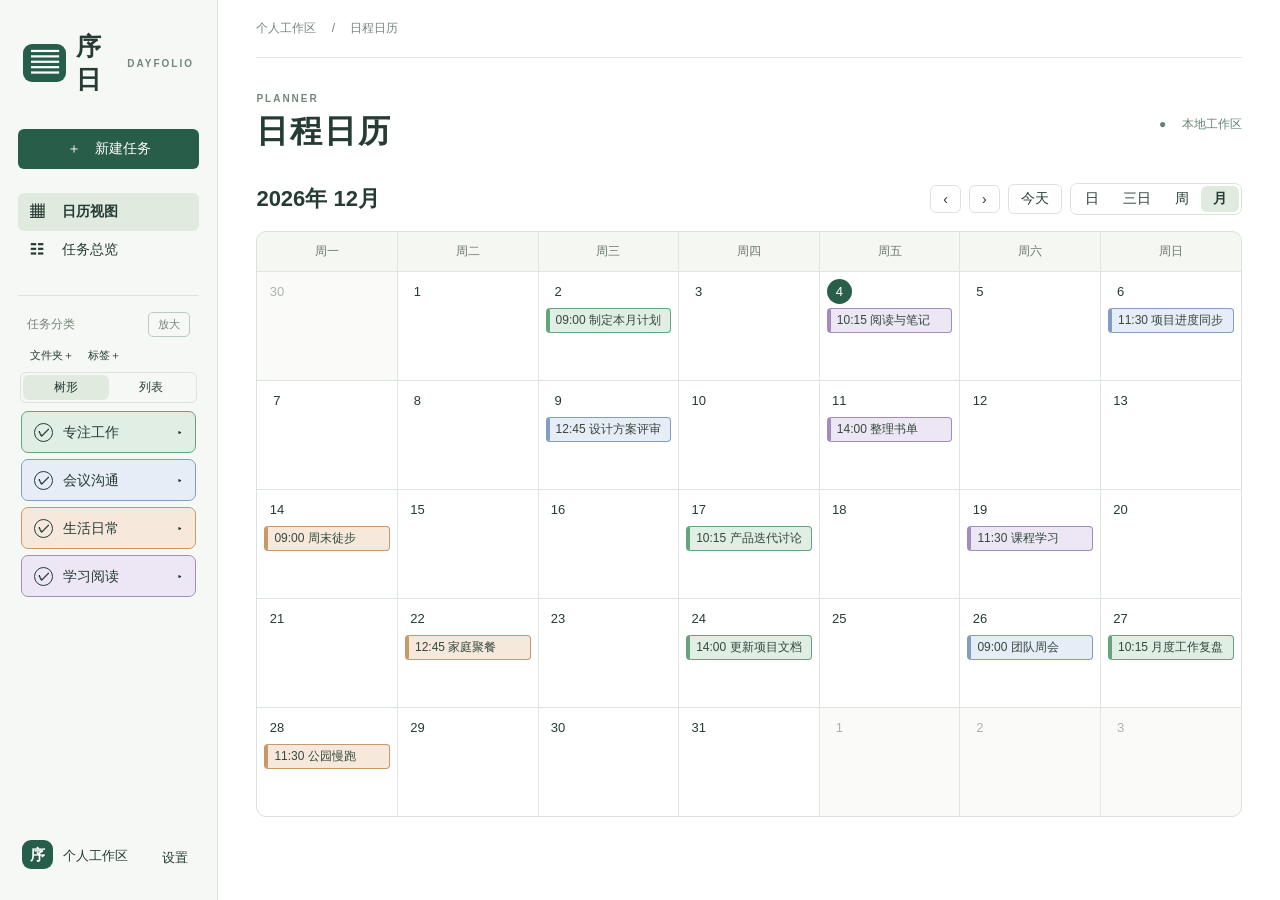
<file: index.html>
<!doctype html><html lang="zh-CN"><meta charset="utf-8"><meta name="viewport" content="width=device-width, initial-scale=1"><title>序日 · 日程规划</title><link rel="stylesheet" href="style.css"><body><aside><header><b class="logo">▤</b><strong>序日</strong><small>DAYFOLIO</small></header><button id="newTask" class="primary">＋　新建任务</button><nav><button id="calendar">▦　 日历视图</button><button id="tasks">☷　 任务总览</button></nav><section id="categorySection"><label><span id="tagHeading">任务分类</span><button id="treeWidth" aria-label="半屏分类面板">放大</button></label><div class="tree-actions"><button id="newFolder" aria-label="新建文件夹" title="新建文件夹">文件夹＋</button><button id="newCategory" aria-label="新建分类" title="新建标签">标签＋</button></div><div id="folderLayout" role="group" aria-label="分类展示方式"><button value="tree">树形</button><button value="list">列表</button></div><div id="folderPath" role="navigation" aria-label="文件夹路径" hidden></div><div id="treeRoot">移到顶层</div><div id="taskTags" role="group" aria-labelledby="tagHeading"></div></section><footer><b>序</b> 个人工作区 <button type="button" id="openSettings">设置</button></footer></aside><div id="panelDivider" role="separator" aria-label="调整分类面板大小" aria-controls="categorySection" aria-valuemin="25" aria-valuemax="75" tabindex="0"></div><main><div class="crumb">个人工作区　 /　 <span id="where"></span></div><div class="heading"><div><small>PLANNER</small><h1 id="title"></h1></div><span class="status">●　 本地工作区</span></div><div class="toolbar"><h2 id="month"></h2><button id="prev" aria-label="上个月">‹</button><button id="next" aria-label="下个月">›</button><button id="today">今天</button><div id="periods" class="periods" aria-label="日历视图"><button data-period="day">日</button><button data-period="threeDays">三日</button><button data-period="week">周</button><button data-period="month">月</button></div></div><div id="view"></div></main><dialog id="editor"><form id="form"><h2>任务详情</h2><label>任务名称<input id="nameField" required maxlength="100" autofocus></label><label>计划日期<input type="date" id="dateField" required></label><label><input type="checkbox" id="allDay"> 全天</label><div id="times"><label>开始时间<input type="time" id="startTime" step="60" required></label><label>结束时间 <span id="nextDay" hidden>（次日）</span><input type="time" id="endTime" step="60" required></label></div><div class="category-field"><label>分类<select id="catField"></select></label><button type="button" id="addCat" aria-label="添加分类">＋</button></div><label><input id="done" type="checkbox"> 已完成</label><div class="actions"><button type="button" id="del">删除</button><button type="button" id="cancel">取消</button><button class="primary">保存</button></div></form></dialog><dialog id="categoryEditor" aria-labelledby="categoryTitle">
 <form id="categoryForm">
  <h2 id="categoryTitle">新建分类</h2>
  <label>分类名称<input id="categoryName" required autofocus></label>
  <label>所属文件夹<select id="categoryParent"></select></label>
  <fieldset class="palette"><legend>标签颜色</legend>
   <div id="colorPresets"></div>
   <button type="button" id="customColor">自定义颜色…</button>
  </fieldset>
  <div class="actions"><button id="categoryCancel" type="button">取消</button><button class="primary">保存</button></div>
 </form>
</dialog>
<dialog id="colorEditor" aria-labelledby="colorTitle">
 <form id="colorForm">
  <h3 id="colorTitle">自定义颜色</h3>
  <div class="color-fields"><input id="categoryColor" type="color" aria-label="选择颜色">
   <label>HEX 色值<input id="hexColor" required pattern="#?[0-9A-Fa-f]{6}" maxlength="7" spellcheck="false" autocomplete="off"></label>
  </div>
  <div class="actions"><button type="button" id="colorCancel">取消</button><button class="primary">使用此颜色</button></div>
 </form>
</dialog><dialog id="folderEditor" aria-labelledby="folderTitle"><form id="folderForm">
 <h2 id="folderTitle">新建文件夹</h2>
 <label>文件夹名称<input id="folderName" required autofocus></label>
 <label>上级文件夹<select id="folderParent"></select></label>
 <div class="actions"><button type="button" id="folderCancel">取消</button><button class="primary">保存</button></div>
</form></dialog>
<dialog id="displaySettings" aria-labelledby="settingsTitle">
 <h2 id="settingsTitle">显示设置</h2>
 <label class="visibility-label" for="mutedVisibility">淡化任务可见度 <output id="visibilityValue" for="mutedVisibility"></output></label>
 <input id="mutedVisibility" type="range" min="0" max="100" step="1">
 <div class="range-ends"><span>0 · 几乎不可见</span><span>100 · 原色</span></div>
 <div class="sample-area"><div id="mutedSample" class="event muted-category"><strong>任务预览</strong><br>09:00–10:00</div></div>
 <div class="backup-actions"><button id="exportData">导出日程</button><button id="importData">导入日程</button><input id="backupFile" type="file" accept=".json,application/json" hidden></div>
 <div class="actions"><button id="closeSettings" class="primary">完成</button></div>
</dialog><script src="state.js"></script>
<script src="categories.js"></script>
<script src="timeline.js"></script>
<script src="app.js"></script>
<script src="backup.js"></script></body></html>
</file>
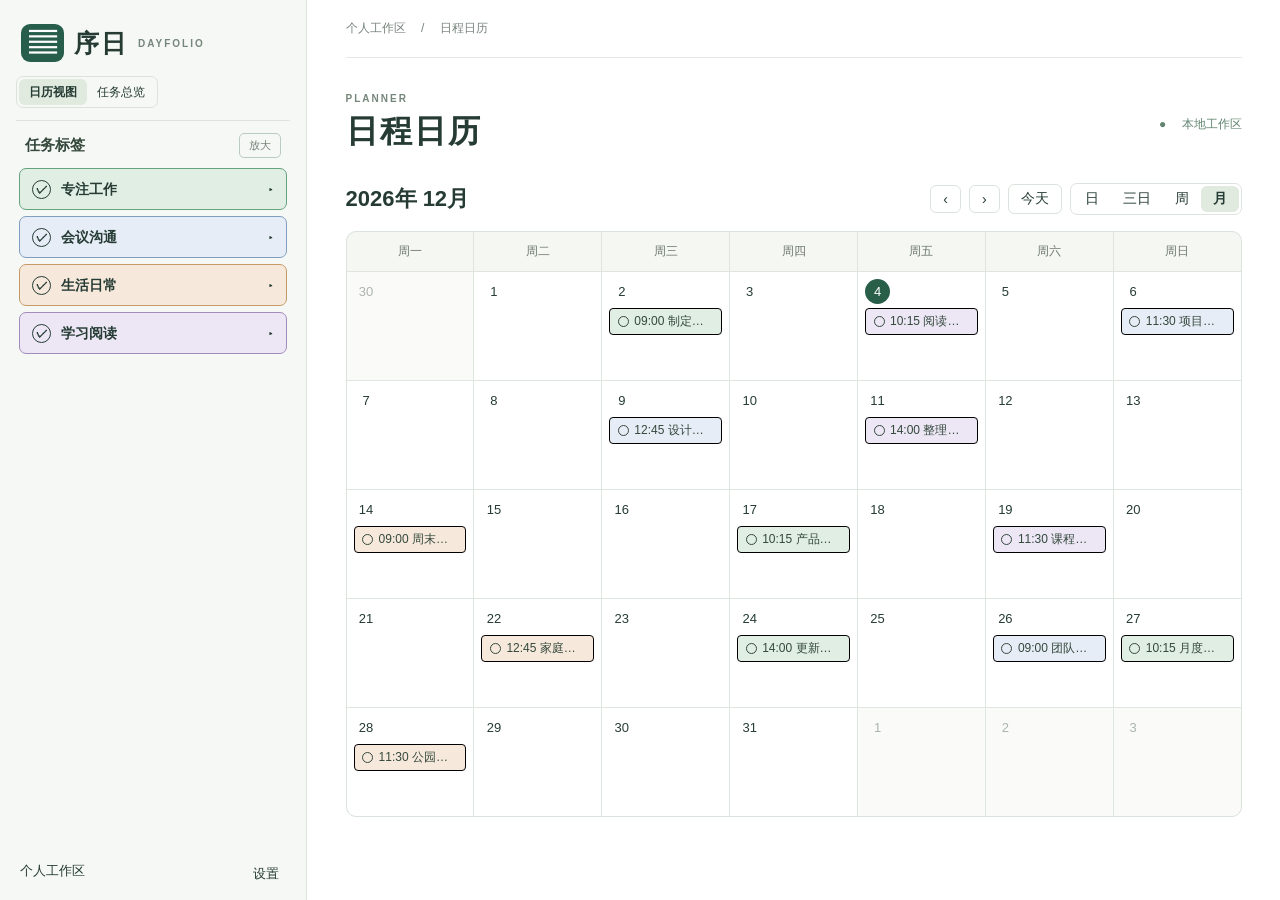
<file: desktop/ui/index.html>
<!doctype html><html lang="zh-CN"><meta charset="utf-8"><meta name="viewport" content="width=device-width, initial-scale=1"><title>序日 · 日程规划</title><link rel="stylesheet" href="style.css"><body><aside><header><b class="logo">▤</b><strong>序日</strong><small>DAYFOLIO</small></header><nav aria-label="工作区视图"><button id="calendar">日历视图</button><button id="tasks">任务总览</button></nav><section id="categorySection" tabindex="0" aria-labelledby="tagHeading"><div class="tree-controls"><label><span id="tagHeading">任务标签</span><button id="treeWidth" aria-label="半屏标签面板">放大</button></label><div id="treeRoot">移到顶层</div></div><div id="taskTags" role="group" aria-labelledby="tagHeading"></div></section><footer>个人工作区 <button type="button" id="openSettings">设置</button></footer></aside><div id="panelDivider" role="separator" aria-label="调整标签面板大小" aria-controls="categorySection" aria-valuemin="25" aria-valuemax="75" tabindex="0"></div><main><div class="crumb">个人工作区　 /　 <span id="where"></span></div><div class="heading"><div><small>PLANNER</small><h1 id="title"></h1></div><span class="status">●　 本地工作区</span></div><div class="toolbar"><h2 id="month"></h2><button id="prev" aria-label="上个月">‹</button><button id="next" aria-label="下个月">›</button><button id="today">今天</button><div id="periods" class="periods" aria-label="日历视图"><button data-period="day">日</button><button data-period="threeDays">三日</button><button data-period="week">周</button><button data-period="month">月</button></div></div><div id="view"></div></main><dialog id="editor"><form id="form"><h2>任务详情</h2><label>任务名称<input id="nameField" required maxlength="100" autofocus></label><label>计划日期<input type="date" id="dateField" required></label><label><input type="checkbox" id="allDay"> 全天</label><div id="times"><label>开始时间<input type="time" id="startTime" step="60" required></label><label>结束时间 <span id="nextDay" hidden>（次日）</span><input type="time" id="endTime" step="60" required></label></div><div class="category-field"><label>标签<select id="catField"></select></label><button type="button" id="addCat" aria-label="添加标签">＋</button></div><button type="button" id="restoreTask" class="restore-task" hidden>恢复任务</button><label><input id="done" type="checkbox"> 已完成</label><div class="actions"><button type="button" id="del">删除</button><button type="button" id="cancel">取消</button><button class="primary">保存</button></div></form></dialog><dialog id="categoryEditor" aria-labelledby="categoryTitle">
 <form id="categoryForm">
  <h2 id="categoryTitle">新建标签</h2>
  <label>标签名称<input id="categoryName" required autofocus></label>
  <label>上级标签<select id="categoryParent"></select></label>
  <fieldset class="palette"><legend>标签颜色</legend>
   <div id="colorPresets"></div>
   <button type="button" id="customColor">自定义颜色…</button>
  </fieldset>
  <div class="actions"><button id="categoryCancel" type="button">取消</button><button class="primary">保存</button></div>
 </form>
</dialog>
<dialog id="colorEditor" aria-labelledby="colorTitle">
 <form id="colorForm">
  <h3 id="colorTitle">自定义颜色</h3>
  <div class="color-fields"><input id="categoryColor" type="color" aria-label="选择颜色">
   <label>HEX 色值<input id="hexColor" required pattern="#?[0-9A-Fa-f]{6}" maxlength="7" spellcheck="false" autocomplete="off"></label>
  </div>
  <div class="actions"><button type="button" id="colorCancel">取消</button><button class="primary">使用此颜色</button></div>
 </form>
</dialog>
<dialog id="displaySettings" aria-labelledby="settingsTitle">
 <h2 id="settingsTitle">显示设置</h2>
 <label class="visibility-label" for="mutedVisibility">淡化任务可见度 <output id="visibilityValue" for="mutedVisibility"></output></label>
 <input id="mutedVisibility" type="range" min="0" max="100" step="1">
 <div class="range-ends"><span>0 · 几乎不可见</span><span>100 · 原色</span></div>
 <div class="sample-area"><div id="mutedSample" class="event muted-category"><strong>任务预览</strong><br>09:00–10:00</div></div>
 <div class="backup-actions"><button id="exportData">导出日程</button><button id="importData">导入日程</button><input id="backupFile" type="file" accept=".json,application/json" hidden></div>
 <div class="actions"><button id="closeSettings" class="primary">完成</button></div>
</dialog><div id="tagMenu" popover="auto" role="menu" aria-label="标签操作"></div><script src="state.js"></script>
<script src="categories.js"></script>
<script src="timeline.js"></script>
<script src="app.js"></script>
<script src="backup.js"></script></body></html>
</file>
<file: style.css>
*{box-sizing:border-box}body{margin:0;font:14px "Segoe UI","Microsoft YaHei",sans-serif;color:#253b34;background:#fff;display:flex;min-height:100vh}button,input,select{font:inherit}button{cursor:pointer;color:inherit;border:0;background:transparent;border-radius:6px}button:hover{background:#eaf0ec}aside{width:218px;flex:none;background:#f6f8f5;border-right:1px solid #dce4dc;padding:30px 18px;display:flex;flex-direction:column}header{display:flex;align-items:center;gap:10px;margin:0 5px 33px}header strong{font-size:25px;letter-spacing:2px}.logo,footer b{background:#265e4b;color:white;border-radius:9px;padding:1px 8px;font-size:27px}small{color:#75867b;letter-spacing:2px;font-size:10px;font-weight:650}.primary{background:#285d49;color:white;padding:11px 19px}.primary:hover{background:#204c3c}nav{margin:24px 0 10px}nav button,section button:not(label button){width:100%;text-align:left;padding:10px 12px}.active{background:#e0eadf;font-weight:650}section{border-top:1px solid #dce4dc;padding-top:16px;margin-top:16px}section label{display:flex;align-items:center;justify-content:space-between;color:#768578;font-size:12px;margin:0 9px 7px}label button{font-size:18px}.dot{display:inline-block;width:8px;height:8px;border-radius:50%;margin-right:12px}footer{margin-top:auto;padding:30px 4px 0;font-size:13px}footer b{font-size:15px;padding:6px 8px;margin-right:6px}main{min-width:0;flex:1;padding:0 3vw 36px}.crumb{color:#78847d;font-size:12px;border-bottom:1px solid #e4e9e4;padding:20px 0}.heading,.toolbar,.actions{display:flex;align-items:center;gap:8px}.heading{justify-content:space-between;margin:31px 0 24px}h1{font-size:32px;letter-spacing:2px;margin:5px 0}.status{font-size:12px;color:#618470}.toolbar{margin-bottom:16px}.toolbar h2{margin:0 auto 0 0;font-size:22px}.toolbar button,.actions button:not(.primary){border:1px solid #dce3dc;padding:5px 12px}.grid{display:grid;grid-template-columns:repeat(7,minmax(0,1fr));border:1px solid #dce3dc;border-radius:10px;overflow:hidden;background:#dfe5df;gap:1px}.weekday,.cell{background:white}.weekday{text-align:center;padding:11px;background:#f5f7f3;color:#6d796e;font-size:12px}.cell{min-height:clamp(89px,12vh,150px);padding:7px;cursor:pointer}.off{background:#fafbf9;color:#abb4ab}.num{display:inline-grid;place-items:center;width:25px;height:25px;font-size:13px}.current{background:#295e49;color:white;border-radius:50%}.event{display:block;width:100%;text-align:left;font-size:12px;padding:4px 7px;margin-top:4px;overflow:hidden;text-overflow:ellipsis;white-space:nowrap;color:#34483c;background:var(--bg);border-left:3px solid var(--ink);border-radius:4px}.finished{text-decoration:line-through;opacity:.55}.over{outline:2px solid #63876c;outline-offset:-2px}dialog{width:min(370px,92vw);border:1px solid #dce3dc;border-radius:12px;padding:24px;color:inherit}dialog::backdrop{background:#18302544}form label{display:block;margin:13px 0;font-size:13px}input:not([type=checkbox]),select{display:block;width:100%;padding:8px;border:1px solid #cfdacf;border-radius:5px;margin-top:5px;background:white}.actions{justify-content:flex-end}#del{margin-right:auto}.row{display:flex;align-items:center;gap:12px;padding:12px;border-bottom:1px solid #e4e9e4}.row button{text-align:left;flex:1}.row small{letter-spacing:0}@media(max-width:760px){body{display:block}aside{width:100%;padding:12px;display:block}header{margin:0 0 12px}aside section,nav{display:inline-block;vertical-align:top;margin:8px;padding:0;border:0}aside footer,.status{display:none}main{padding:0 10px 20px}.cell{padding:2px;min-height:76px}.event{padding:2px;font-size:10px}.heading{margin:15px 0}}
.periods{display:flex;border:1px solid #dce3dc;border-radius:7px;padding:2px}.toolbar .periods button{border:0;padding:4px 12px}.periods [aria-pressed=true]{background:#e0eadf;font-weight:650}[hidden]{display:none!important}#times{display:grid;grid-template-columns:1fr 1fr;gap:12px}#times label{margin:0}.time-scroll{overflow:auto;max-height:65vh;border:1px solid #dce3dc;border-radius:10px}.time-grid{min-width:calc(54px + var(--days)*78px)}.time-head,.time-body{display:grid;grid-template-columns:54px repeat(var(--days),minmax(0,1fr))}.time-head{position:sticky;top:0;z-index:3;background:#f5f7f3;border-bottom:1px solid #dce3dc}.axis-label{align-self:end;text-align:center;padding-bottom:6px}.day-head{border-left:1px solid #dce3dc;padding:5px;text-align:center;min-height:48px}.day-head button.is-today{background:#295e49;color:white}.day-head>button:first-child{padding:4px}.axis span{display:block;height:60px;text-align:center;color:#78847d;font:11px/18px sans-serif}.time-col{height:1440px;position:relative;border-left:1px solid #dce3dc;background:repeating-linear-gradient(to bottom,#dce3dc 0 1px,transparent 1px 30px,#eff2ee 30px 31px,transparent 31px 60px)}.time-col .event{position:absolute;margin:0;display:flex;flex-direction:column;align-items:flex-start;gap:3px;padding:0 5px;line-height:18px}.time-col .event strong{font-weight:550}.time-col .event span{font-size:11px}.toolbar{flex-wrap:wrap}@media(max-width:760px){.toolbar h2{font-size:16px}.toolbar{gap:4px}.time-scroll{max-height:70vh}}
.resize-handle {
 position: absolute;
 left: 0;
 right: 0;
 height: min(6px, 30%);
 cursor: ns-resize;
 touch-action: none;
 user-select: none;
}
.resize-start { top: 0; }
.resize-end { bottom: 0; }
.resize-handle:active::after {
 content: "";
 display: block;
 width: 24px;
 max-width: 45%;
 height: 2px;
 margin: 1px auto;
 border-radius: 2px;
 background: var(--ink);
}
.event { --task-outline: inset 0 0 0 1px var(--ink); box-shadow: var(--task-outline); }
.time-col .event { cursor: grab; }
.event:hover { background: var(--bg); }
.row button:hover { background: transparent; }
.time-col .event:active { cursor: grabbing; }
.event.drag-source { opacity: 0; }
.time-col .drag-preview {
 pointer-events: none;
 z-index: 2;
 width: calc(100% - 2px);
 overflow: visible;
 box-shadow: var(--task-outline), 0 2px 5px #193d3026;
}
.drag-preview .preview-time { font-variant-numeric: tabular-nums; }
.drag-preview .preview-time:empty { display: none; }
.night-axis, .night-band {
 color: #567160;
 background: #eef3ed;
 border-radius: 0;
 font-size: 11px;
}
.night-axis { width: 100%; display: block; }
.axis { position: relative; }
.night-axis { padding: 0; font: 10px/18px sans-serif; font-variant-numeric: tabular-nums; }
.night-axis[aria-expanded=true] { display: flex; justify-content: center; align-items: flex-start; }
.night-limit {
 position: absolute; left: 4px; right: 4px; transform: translateY(-100%);
 height: 15px; padding: 0; line-height: 15px; color: #618470;
 background: #eef3ed; cursor: ns-resize; touch-action: none;
}
.drag-preview strong { max-width: 100%; overflow: hidden; text-overflow: ellipsis; flex: none; }
.night-limit[data-edge=start] { transform: translateY(18px); }
.drag-preview .preview-time { flex: none; background: var(--bg); border-radius: 2px; }
.night-band { position: absolute; left: 0; right: 0; border-block: 1px dashed #c7d6c9; }
.night-band:hover, .night-axis:hover { background: #e1ebdf; }
.time-col.folded-night {
 background-position-y: 30px;
}
.time-col.folded-night::before {
 content: "";
 position: absolute;
 inset: 0 0 auto;
 height: var(--night-start);
 background: repeating-linear-gradient(to bottom,#dce3dc 0 1px,white 1px 30px,#eff2ee 30px 31px,white 31px 60px);
 pointer-events: none;
}
.event { touch-action: none; user-select: none; -webkit-user-drag: none; }
#taskTags { display: grid; grid-template-columns: minmax(0, 1fr); align-content: flex-start; gap: 6px; max-height: 38vh; overflow-y: auto; padding: 3px; }
#taskTags .task-tag { display: inline-flex; align-items: center; gap: 10px; width: 100%; min-height: 38px; padding: 8px 12px; border: 1px solid var(--ink); border-radius: 7px; background: var(--bg); font-size: 14px; line-height: 18px; }
#taskTags .task-tag[aria-pressed=false] { border-style: dashed; }
.tag-mark { width: 15px; height: 15px; flex: none; border: 1px solid var(--ink); border-radius: 50%; font-size: 11px; line-height: 13px; text-align: center; }
.tag-name { overflow: hidden; text-overflow: ellipsis; white-space: nowrap; }
.category-field { display: flex; align-items: flex-end; gap: 6px; margin: 13px 0; }
.category-field label { flex: 1; margin: 0; }
.category-field button { border: 1px solid #cfdacf; padding: 8px; }
.category-badge { background: var(--bg); border: 1px solid var(--ink); padding: 2px 6px; border-radius: 8px; font-size: 11px; }
#categoryColor { height: 38px; padding: 3px; cursor: pointer; }
.palette { padding: 0; border: 0; margin: 16px 0 20px; }
.palette legend { padding: 0; font-size: 13px; margin-bottom: 8px; }
#colorPresets { display: flex; flex-wrap: wrap; gap: 7px; padding: 3px; }
.swatch { width: 26px; height: 26px; border: 1px solid #0002; border-radius: 50%; }
.swatch[aria-pressed=true] { outline: 2px solid #365749; outline-offset: 2px; }
#customColor { margin-top: 9px; padding: 5px 6px; font-size: 13px; }
#customColor::before { content: ''; display: inline-block; vertical-align: -2px; width: 13px; height: 13px; margin-right: 7px; background: var(--sample); border: 1px solid #0003; border-radius: 3px; }
#colorEditor { width: min(290px, 92vw); }
#colorEditor h3 { margin-top: 0; }
.color-fields { display: flex; gap: 12px; align-items: flex-end; margin: 14px 0 20px; }
.color-fields label { flex: 1; margin: 0; }
#categoryColor { width: 48px; }
.time-col .event.muted-category { cursor: pointer; }
.event.muted-category, .muted-row { opacity: var(--muted-opacity); }
.event.muted-category.finished { opacity: calc(.55 * var(--muted-opacity)); }
.event.muted-category, .category-badge.muted-category, #taskTags .task-tag.muted-category {
 border-color: transparent;
 box-shadow: none;
}
#openSettings { float: right; padding: 3px 7px; }
.visibility-label, .range-ends { display: flex; justify-content: space-between; align-items: center; }
#mutedVisibility { width: 100%; padding: 0; margin: 16px 0 6px; accent-color: #285d49; }
.range-ends { font-size: 12px; color: #68766e; }
.sample-area { margin: 20px 0; padding: 10px; border: 1px solid #e1e6e0; border-radius: 7px; }
#mutedSample { margin: 0; padding: 6px 9px; }
@media(max-width:760px){aside footer:has(#openSettings){display:block;padding-top:6px}}
.tree-actions { display:flex; gap:2px; }
.tree-actions button { font-size:11px; padding:4px; }
.folder-group { min-width:0; padding:4px 0; }
.folder-row { display:flex; align-items:center; gap:2px; }
.folder-row button.folder-expand { width:24px; padding:5px; text-align:center; }
.folder-row button.folder-name { min-width:0; flex:1; overflow:hidden; text-overflow:ellipsis; white-space:nowrap; padding:5px 0; font-weight:600; }
.folder-state { width:auto; max-width:100%; margin:2px 0 5px; padding:2px 5px; font-size:11px; }
.folder-children { display:grid; gap:5px; padding-left:7px; margin-left:4px; border-left:1px solid #d1dcd3; }
.folder-children:empty { display:none; }
.inherited-state { display:block; margin-bottom:4px; letter-spacing:0; }
#taskTags { max-height:55vh; }
#treeWidth { width:auto; font-size:11px; padding:3px 7px; }
.tree-actions { margin:0 6px 5px; }
section .tree-actions button { width:auto; padding:4px 6px; }
#treeRoot { display:none; text-align:center; padding:7px; border:1px dashed #8ca998; border-radius:5px; font-size:12px; }
.moving-item #treeRoot { display:block; }
#categorySection [data-drop=inside] { background:#e0eddf; outline:2px solid #58826b; outline-offset:-2px; }
#categorySection [data-drop=before] { box-shadow:inset 0 3px #366b50; }
#categorySection [data-drop=after] { box-shadow:inset 0 -3px #366b50; }
.folder-row[draggable], .folder-name, #taskTags .task-tag { cursor:grab; }
body.wide-tree aside { width:var(--panel-size,50%); }
body.wide-tree #taskTags { max-height:68vh; }
@media(max-width:760px){
 body.wide-tree aside { width:100%; height:var(--panel-height,50dvh); overflow:auto; }
 body.wide-tree #categorySection { display:block; }
 body.wide-tree #taskTags { height:auto; max-height:none; }
}
#folderLayout { display:flex; margin:5px 2px; padding:2px; border:1px solid #dce3dc; border-radius:6px; }
#folderLayout button { flex:1; padding:4px; text-align:center; font-size:12px; }
#folderLayout [aria-pressed=true] { background:#e0eadf; }
#folderPath { display:flex; flex-wrap:wrap; align-items:center; gap:2px; padding:3px 0; color:#607569; }
#folderPath button { width:auto; max-width:100%; overflow:hidden; text-overflow:ellipsis; white-space:nowrap; padding:4px; font-size:12px; }
#folderPath [aria-current] { font-weight:650; color:#283f32; }
.folder-list .folder-group { display:grid; grid-template-columns:minmax(0,1fr); align-items:center; gap:3px; border-bottom:1px solid #dce3dc; }
.folder-list .folder-row { min-width:0; gap:6px; min-height:34px; }
.folder-list .folder-state { margin:0; width:68px; }
.folder-list .inherited-state { grid-column:1/-1; }
.folder-glyph { width:16px; height:11px; position:relative; flex:none; margin:3px 0 0 3px; border:1px solid #7a8d80; border-radius:2px; }
.folder-glyph::before { content:""; position:absolute; width:7px; height:3px; left:-1px; top:-4px; border:1px solid #7a8d80; border-bottom:0; border-radius:2px 2px 0 0; }
.empty-folder { font-size:12px; color:#68766e; padding:7px; margin:0; }
#treeWidth { border:1px solid #bacbbf; border-radius:5px; padding:4px 9px; }
#panelDivider { display:none; }
.wide-tree #panelDivider { display:block; position:relative; z-index:4; width:8px; margin:0 -4px; cursor:col-resize; touch-action:none; }
#panelDivider::after { content:""; position:absolute; inset:0 3px; background:#c6d3c8; }
#panelDivider:is(:hover,:focus-visible,:active)::after { background:#668a74; }
@media(max-width:760px){
 .wide-tree #panelDivider { height:8px; width:100%; margin: -4px 0; cursor:row-resize; }
 #panelDivider::after { inset:3px 0; }
}
#taskTags .state-circle { flex:none; width:19px; height:19px; padding:0; border:1px solid currentColor; border-radius:50%; font:600 12px/17px sans-serif; text-align:center; color:inherit; background:transparent; }
#taskTags .tag-open { display:flex; align-items:center; gap:6px; min-width:0; flex:1; padding:3px 0; color:inherit; background:transparent; }
.tag-chevron { margin-left:auto; font-size:11px; }
#taskTags .task-tag:has([aria-pressed=false]) { border-style:dashed; }
#taskTags .folder-task { display:grid; gap:2px; padding:6px 8px; width:100%; min-width:0; text-align:left; }
.folder-task span,.folder-task small { overflow:hidden; white-space:nowrap; text-overflow:ellipsis; }
.folder-task small { font-size:10px; letter-spacing:0; }
.backup-actions { display:flex; gap:8px; margin:16px 0; }
.backup-actions button { padding:6px 10px; border:1px solid #dce3dc; }
</file>
<file: desktop/ui/style.css>
*{box-sizing:border-box}body{margin:0;font:14px "Segoe UI","Microsoft YaHei",sans-serif;color:#253b34;background:#fff;display:flex;min-height:100vh}button,input,select{font:inherit}button{cursor:pointer;color:inherit;border:0;background:transparent;border-radius:6px}button:hover{background:#eaf0ec}aside{width:218px;flex:none;background:#f6f8f5;border-right:1px solid #dce4dc;padding:30px 18px;display:flex;flex-direction:column}header{display:flex;align-items:center;gap:10px;margin:0 5px 33px}header strong{font-size:25px;letter-spacing:2px}.logo,footer b{background:#265e4b;color:white;border-radius:9px;padding:1px 8px;font-size:27px}small{color:#75867b;letter-spacing:2px;font-size:10px;font-weight:650}.primary{background:#285d49;color:white;padding:11px 19px}.primary:hover{background:#204c3c}nav{margin:24px 0 10px}nav button,section button:not(label button){width:100%;text-align:left;padding:10px 12px}.active{background:#e0eadf;font-weight:650}section{border-top:1px solid #dce4dc;padding-top:16px;margin-top:16px}section label{display:flex;align-items:center;justify-content:space-between;color:#768578;font-size:12px;margin:0 9px 7px}label button{font-size:18px}.dot{display:inline-block;width:8px;height:8px;border-radius:50%;margin-right:12px}footer{margin-top:auto;padding:30px 4px 0;font-size:13px}footer b{font-size:15px;padding:6px 8px;margin-right:6px}main{min-width:0;flex:1;padding:0 3vw 36px}.crumb{color:#78847d;font-size:12px;border-bottom:1px solid #e4e9e4;padding:20px 0}.heading,.toolbar,.actions{display:flex;align-items:center;gap:8px}.heading{justify-content:space-between;margin:31px 0 24px}h1{font-size:32px;letter-spacing:2px;margin:5px 0}.status{font-size:12px;color:#618470}.toolbar{margin-bottom:16px}.toolbar h2{margin:0 auto 0 0;font-size:22px}.toolbar button,.actions button:not(.primary){border:1px solid #dce3dc;padding:5px 12px}.grid{display:grid;grid-template-columns:repeat(7,minmax(0,1fr));border:1px solid #dce3dc;border-radius:10px;overflow:hidden;background:#dfe5df;gap:1px}.weekday,.cell{background:white}.weekday{text-align:center;padding:11px;background:#f5f7f3;color:#6d796e;font-size:12px}.cell{min-height:clamp(89px,12vh,150px);padding:7px;cursor:pointer}.off{background:#fafbf9;color:#abb4ab}.num{display:inline-grid;place-items:center;width:25px;height:25px;font-size:13px}.current{background:#295e49;color:white;border-radius:50%}.event{display:block;width:100%;text-align:left;font-size:12px;padding:4px 7px;margin-top:4px;overflow:hidden;text-overflow:ellipsis;white-space:nowrap;color:#34483c;background:var(--bg);border-left:3px solid var(--ink);border-radius:4px}.finished{text-decoration:line-through;opacity:.55}.over{outline:2px solid #63876c;outline-offset:-2px}dialog{width:min(370px,92vw);border:1px solid #dce3dc;border-radius:12px;padding:24px;color:inherit}dialog::backdrop{background:#18302544}form label{display:block;margin:13px 0;font-size:13px}input:not([type=checkbox]),select{display:block;width:100%;padding:8px;border:1px solid #cfdacf;border-radius:5px;margin-top:5px;background:white}.actions{justify-content:flex-end}#del{margin-right:auto}.row{display:flex;align-items:center;gap:12px;padding:12px;border-bottom:1px solid #e4e9e4}.row button{text-align:left;flex:1}.row small{letter-spacing:0}@media(max-width:760px){body{display:block}aside{width:100%;padding:12px;display:block}header{margin:0 0 12px}aside section,nav{display:inline-block;vertical-align:top;margin:8px;padding:0;border:0}aside footer,.status{display:none}main{padding:0 10px 20px}.cell{padding:2px;min-height:76px}.event{padding:2px;font-size:10px}.heading{margin:15px 0}}
.periods{display:flex;border:1px solid #dce3dc;border-radius:7px;padding:2px}.toolbar .periods button{border:0;padding:4px 12px}.periods [aria-pressed=true]{background:#e0eadf;font-weight:650}[hidden]{display:none!important}#times{display:grid;grid-template-columns:1fr 1fr;gap:12px}#times label{margin:0}.time-scroll{overflow:auto;max-height:65vh;border:1px solid #dce3dc;border-radius:10px}.time-grid{min-width:calc(54px + var(--days)*78px)}.time-head,.time-body{display:grid;grid-template-columns:54px repeat(var(--days),minmax(0,1fr))}.time-head{position:sticky;top:0;z-index:3;background:#f5f7f3;border-bottom:1px solid #dce3dc}.axis-label{align-self:end;text-align:center;padding-bottom:6px}.day-head{border-left:1px solid #dce3dc;padding:5px;text-align:center;min-height:48px}.day-head button.is-today{background:#295e49;color:white}.day-head>button:first-child{padding:4px}.axis span{display:block;height:60px;text-align:center;color:#78847d;font:11px/18px sans-serif}.time-col{height:1440px;position:relative;border-left:1px solid #dce3dc;background:repeating-linear-gradient(to bottom,#dce3dc 0 1px,transparent 1px 30px,#eff2ee 30px 31px,transparent 31px 60px)}.time-col .event{position:absolute;margin:0;display:flex;flex-direction:column;align-items:flex-start;gap:3px;padding:0 5px;line-height:18px}.time-col .event strong{font-weight:550}.time-col .event span{font-size:11px}.toolbar{flex-wrap:wrap}@media(max-width:760px){.toolbar h2{font-size:16px}.toolbar{gap:4px}.time-scroll{max-height:70vh}}
.resize-handle {
 position: absolute;
 left: 0;
 right: 0;
 height: min(6px, 30%);
 cursor: ns-resize;
 touch-action: none;
 user-select: none;
}
.resize-start { top: 0; }
.resize-end { bottom: 0; }
.resize-handle:active::after {
 content: "";
 display: block;
 width: 24px;
 max-width: 45%;
 height: 2px;
 margin: 1px auto;
 border-radius: 2px;
 background: var(--ink);
}
.event, .row[data-task-id], .folder-task-row { border:1px solid #000; }
.row[data-task-id], .folder-task-row { border-radius:6px; }
.row[data-task-id] + .row { margin-top:5px; }
.time-col .event { cursor: grab; }
.event:hover { background: var(--bg); }
.row button:hover { background: transparent; }
.time-col .event:active { cursor: grabbing; }
.event.drag-source { opacity: 0; }
.time-col .drag-preview {
 pointer-events: none;
 z-index: 2;
 width: calc(100% - 2px);
 overflow: visible;
 box-shadow: 0 2px 5px #193d3026;
}
.drag-preview .preview-time { font-variant-numeric: tabular-nums; }
.drag-preview .preview-time:empty { display: none; }
.night-axis, .night-band {
 color: #567160;
 background: #eef3ed;
 border-radius: 0;
 font-size: 11px;
}
.night-axis { width: 100%; display: block; }
.axis { position: relative; }
.night-axis { padding: 0; font: 10px/18px sans-serif; font-variant-numeric: tabular-nums; }
.night-axis[aria-expanded=true] { display: flex; justify-content: center; align-items: flex-start; }
.night-limit {
 position: absolute; left: 4px; right: 4px; transform: translateY(-100%);
 height: 15px; padding: 0; line-height: 15px; color: #618470;
 background: #eef3ed; cursor: ns-resize; touch-action: none;
}
.drag-preview strong { max-width: 100%; overflow: hidden; text-overflow: ellipsis; flex: none; }
.night-limit[data-edge=start] { transform: translateY(18px); }
.drag-preview .preview-time { flex: none; background: var(--bg); border-radius: 2px; }
.night-band { position: absolute; left: 0; right: 0; border-block: 1px dashed #c7d6c9; }
.night-band:hover, .night-axis:hover { background: #e1ebdf; }
.time-col.folded-night {
 background-position-y: 30px;
}
.time-col.folded-night::before {
 content: "";
 position: absolute;
 inset: 0 0 auto;
 height: var(--night-start);
 background: repeating-linear-gradient(to bottom,#dce3dc 0 1px,white 1px 30px,#eff2ee 30px 31px,white 31px 60px);
 pointer-events: none;
}
.event { touch-action: none; user-select: none; -webkit-user-drag: none; }
#taskTags { display: grid; grid-template-columns: minmax(0, 1fr); align-content: flex-start; gap: 6px; max-height: 38vh; overflow-y: auto; padding: 3px; }
#taskTags .task-tag { display: inline-flex; align-items: center; gap: 10px; width: 100%; min-height: 38px; padding: 8px 12px; border: 1px solid var(--ink); border-radius: 7px; background: var(--bg); font-size: 14px; line-height: 18px; }
.tag-mark { width: 15px; height: 15px; flex: none; border: 1px solid var(--ink); border-radius: 50%; font-size: 11px; line-height: 13px; text-align: center; }
.tag-name { overflow: hidden; text-overflow: ellipsis; white-space: nowrap; }
.category-field { display: flex; align-items: flex-end; gap: 6px; margin: 13px 0; }
.category-field label { flex: 1; margin: 0; }
.category-field button { border: 1px solid #cfdacf; padding: 8px; }
#categoryColor { height: 38px; padding: 3px; cursor: pointer; }
.palette { padding: 0; border: 0; margin: 16px 0 20px; }
.palette legend { padding: 0; font-size: 13px; margin-bottom: 8px; }
#colorPresets { display: flex; flex-wrap: wrap; gap: 7px; padding: 3px; }
.swatch { width: 26px; height: 26px; border: 1px solid #0002; border-radius: 50%; }
.swatch[aria-pressed=true] { outline: 2px solid #365749; outline-offset: 2px; }
#customColor { margin-top: 9px; padding: 5px 6px; font-size: 13px; }
#customColor::before { content: ''; display: inline-block; vertical-align: -2px; width: 13px; height: 13px; margin-right: 7px; background: var(--sample); border: 1px solid #0003; border-radius: 3px; }
#colorEditor { width: min(290px, 92vw); }
#colorEditor h3 { margin-top: 0; }
.color-fields { display: flex; gap: 12px; align-items: flex-end; margin: 14px 0 20px; }
.color-fields label { flex: 1; margin: 0; }
#categoryColor { width: 48px; }
.time-col .event.muted-category { cursor: pointer; }
.event.muted-category, .muted-row { opacity: var(--muted-opacity); }
.event.muted-category.finished { opacity: calc(.55 * var(--muted-opacity)); }
.event.muted-category, .folder-task-row.muted-category, .row.muted-row {
 border-color: transparent;
 box-shadow: none;
}
#openSettings { float: right; padding: 3px 7px; }
.visibility-label, .range-ends { display: flex; justify-content: space-between; align-items: center; }
#mutedVisibility { width: 100%; padding: 0; margin: 16px 0 6px; accent-color: #285d49; }
.range-ends { font-size: 12px; color: #68766e; }
.sample-area { margin: 20px 0; padding: 10px; border: 1px solid #e1e6e0; border-radius: 7px; }
#mutedSample { margin: 0; padding: 6px 9px; }
@media(max-width:760px){aside footer:has(#openSettings){display:block;padding-top:6px}}
aside nav { display:inline-flex; align-self:flex-start; margin:0; padding:2px; border:1px solid #dce3dc; border-radius:7px; }
aside nav button { width:auto; padding:4px 10px; font-size:12px; line-height:18px; white-space:nowrap; }
#categorySection { flex:1; min-height:0; }
#tagHeading { font-size:15px; font-weight:650; color:#34483c; }
.tree-controls { position:relative; }
.folder-children, .overview-children {
 display:grid; grid-template-columns:minmax(0,1fr); gap:6px;
 padding:6px 5px 8px 9px;
 background:color-mix(in srgb, var(--group-color) 44%, #fafbf9);
 border:1px solid color-mix(in srgb, var(--group-color) 70%, #738278);
 border-top:0; border-left-width:3px; border-radius:0 0 8px 8px;
}
#taskTags .tag-group:has(> .folder-children) > .task-tag:not(.lifted-row) { border-radius:7px 7px 0 0; }
.tag-name { font-weight:600; }
.folder-task-row, .overview .row { background:#fff; }
.folder-task small, .overview .row small { color:#617166; font-variant-numeric:tabular-nums; }
.folder-task-row.muted-category { opacity:var(--muted-opacity); }
.overview { display:grid; gap:14px; }
.overview-group { min-width:0; container-type:inline-size; }
.overview-tag {
 padding:8px 12px; background:var(--bg); border:1px solid var(--ink);
 border-radius:8px 8px 0 0; font-weight:650; overflow-wrap:anywhere;
}
.overview-children { gap:7px; padding:8px 8px 10px 12px; }
.overview .row { margin:0; padding:5px 9px; min-width:0; }
.overview .row > button:first-child { min-width:0; overflow-wrap:anywhere; }
.overview .row small { font-size:12px; font-weight:400; }
@container (max-width:390px){
 .overview .row { display:grid; grid-template-columns:minmax(0,1fr) auto; gap:1px 6px; }
 .overview .row small { grid-column:1; }
 .overview .row > button:last-child { grid-column:2; grid-row:1 / 3; }
}
#treeWidth { width:auto; font-size:11px; padding:3px 7px; }
#treeRoot { display:none; text-align:center; padding:7px; border:1px dashed #8ca998; border-radius:5px; font-size:12px; }
#tagMenu { position:fixed; inset:auto; margin:0; min-width:134px; padding:4px; border:1px solid #d4ded6; border-radius:8px; color:inherit; background:white; box-shadow:0 4px 16px #213b2b22; }
#tagMenu button { display:block; width:100%; padding:6px 10px; text-align:left; font-size:13px; }
#tagMenu button:focus-visible { outline:2px solid #779582; outline-offset:-2px; }
.moving-item #treeRoot { display:grid; place-items:center; position:absolute; inset:0; padding:0; background:#f6f8f5; }
#categorySection [data-drop=inside] { background:#e0eddf; outline:2px solid #58826b; outline-offset:-2px; }
.category-gap { min-width:0; }
#taskTags .lifted-group { display:contents; }
.lifted-group > :not(.lifted-row) { display:none; }
.moving-item #taskTags [data-drop-target] { pointer-events:none; }
#taskTags .lifted-row { position:fixed; top:0; left:0; z-index:20; opacity:1; }
#taskTags [data-sortable] { cursor:grab; touch-action:none; user-select:none; }
#taskTags [data-sortable] .folder-task { cursor:inherit; background:transparent; }
.task-group { min-width:0; }
body:has(.moving-item), body:has(.moving-item) * { cursor:grabbing; }
body.wide-tree aside { width:var(--panel-size,50%); }
@media(min-width:761px){
 aside { width:clamp(248px,24vw,320px); height:100dvh; position:sticky; top:0; padding:24px 16px 14px; }
 aside header { margin-bottom:14px; }
 aside footer { padding-top:12px; }
 #categorySection { display:flex; flex-direction:column; padding-top:12px; margin-top:12px; }
 #categorySection > :not(#taskTags) { flex:none; }
 #taskTags { flex:1; min-height:0; max-height:none; }
}
@media(max-width:760px){
 #categorySection { display:block; margin:10px 0 0; }
 #taskTags { max-height:55vh; }
 body.wide-tree aside { width:100%; height:var(--panel-height,50dvh); overflow:auto; }
 body.wide-tree #categorySection { display:block; }
 body.wide-tree #taskTags { height:auto; max-height:none; }
}
.empty-folder { font-size:12px; color:#68766e; padding:7px; margin:0; }
#treeWidth { border:1px solid #bacbbf; border-radius:5px; padding:4px 9px; }
#panelDivider { display:none; }
.wide-tree #panelDivider { display:block; position:relative; z-index:4; width:8px; margin:0 -4px; cursor:col-resize; touch-action:none; }
#panelDivider::after { content:""; position:absolute; inset:0 3px; background:#c6d3c8; }
#panelDivider:is(:hover,:focus-visible,:active)::after { background:#668a74; }
@media(max-width:760px){
 .wide-tree #panelDivider { height:8px; width:100%; margin: -4px 0; cursor:row-resize; }
 #panelDivider::after { inset:3px 0; }
}
#taskTags .state-circle { flex:none; width:19px; height:19px; padding:0; border:1px solid currentColor; border-radius:50%; font:600 12px/17px sans-serif; text-align:center; color:inherit; background:transparent; }
#taskTags .tag-open { display:flex; align-items:center; gap:6px; min-width:0; flex:1; padding:3px 0; color:inherit; background:transparent; }
.tag-chevron { margin-left:auto; font-size:11px; }
#taskTags .folder-task { display:grid; gap:2px; padding:6px 8px; width:100%; min-width:0; text-align:left; }
.folder-task span,.folder-task small { overflow:hidden; white-space:nowrap; text-overflow:ellipsis; }
.folder-task small { font-size:10px; letter-spacing:0; }
.backup-actions { display:flex; gap:8px; margin:16px 0; }
.backup-actions button { padding:6px 10px; border:1px solid #dce3dc; }
.folder-task-row { display:flex; align-items:center; gap:5px; min-width:0; }
#taskTags .folder-task { flex:1; }
.row .restore-task, #restoreTask {
 flex:none; width:auto; padding:3px 6px; border:1px solid #c7d4c9;
 color:#365548; font-size:12px; white-space:nowrap;
}
.row .complete-dot, #taskTags .complete-dot, .event .complete-dot {
 display:inline-grid; place-items:center; flex:none; width:24px; height:24px;
 padding:0; border:0; border-radius:50%; color:inherit; background:transparent;
}
.complete-dot::before {
 content:''; width:11px; height:11px; border-radius:50%;
 border:1.5px solid currentColor; box-sizing:border-box;
}
.complete-dot:disabled { cursor:default; }
.complete-dot:disabled::before { background:currentColor; }
.cell .event, .day-head .event { position:relative; }
.event[data-task-id], .time-col .drag-preview { padding-inline-start:24px; }
.event .calendar-check {
 position:absolute; z-index:1; left:5px; top:50%; transform:translateY(-50%);
 margin:0;
}
.event .complete-dot { width:16px; height:16px; }
.time-col .calendar-check { top:2px; transform:none; }
.event .event-open {
 display:block; width:100%; overflow:hidden; padding:0; border:0;
 background:transparent; color:inherit; font:inherit; text-align:left;
 text-overflow:ellipsis; white-space:nowrap; text-decoration:inherit; cursor:inherit;
}
.time-col .event-open { display:flex; flex-direction:column; align-items:stretch; gap:3px; }
.event-open strong, .event-open .event-time { overflow:hidden; text-overflow:ellipsis; }
</file>
